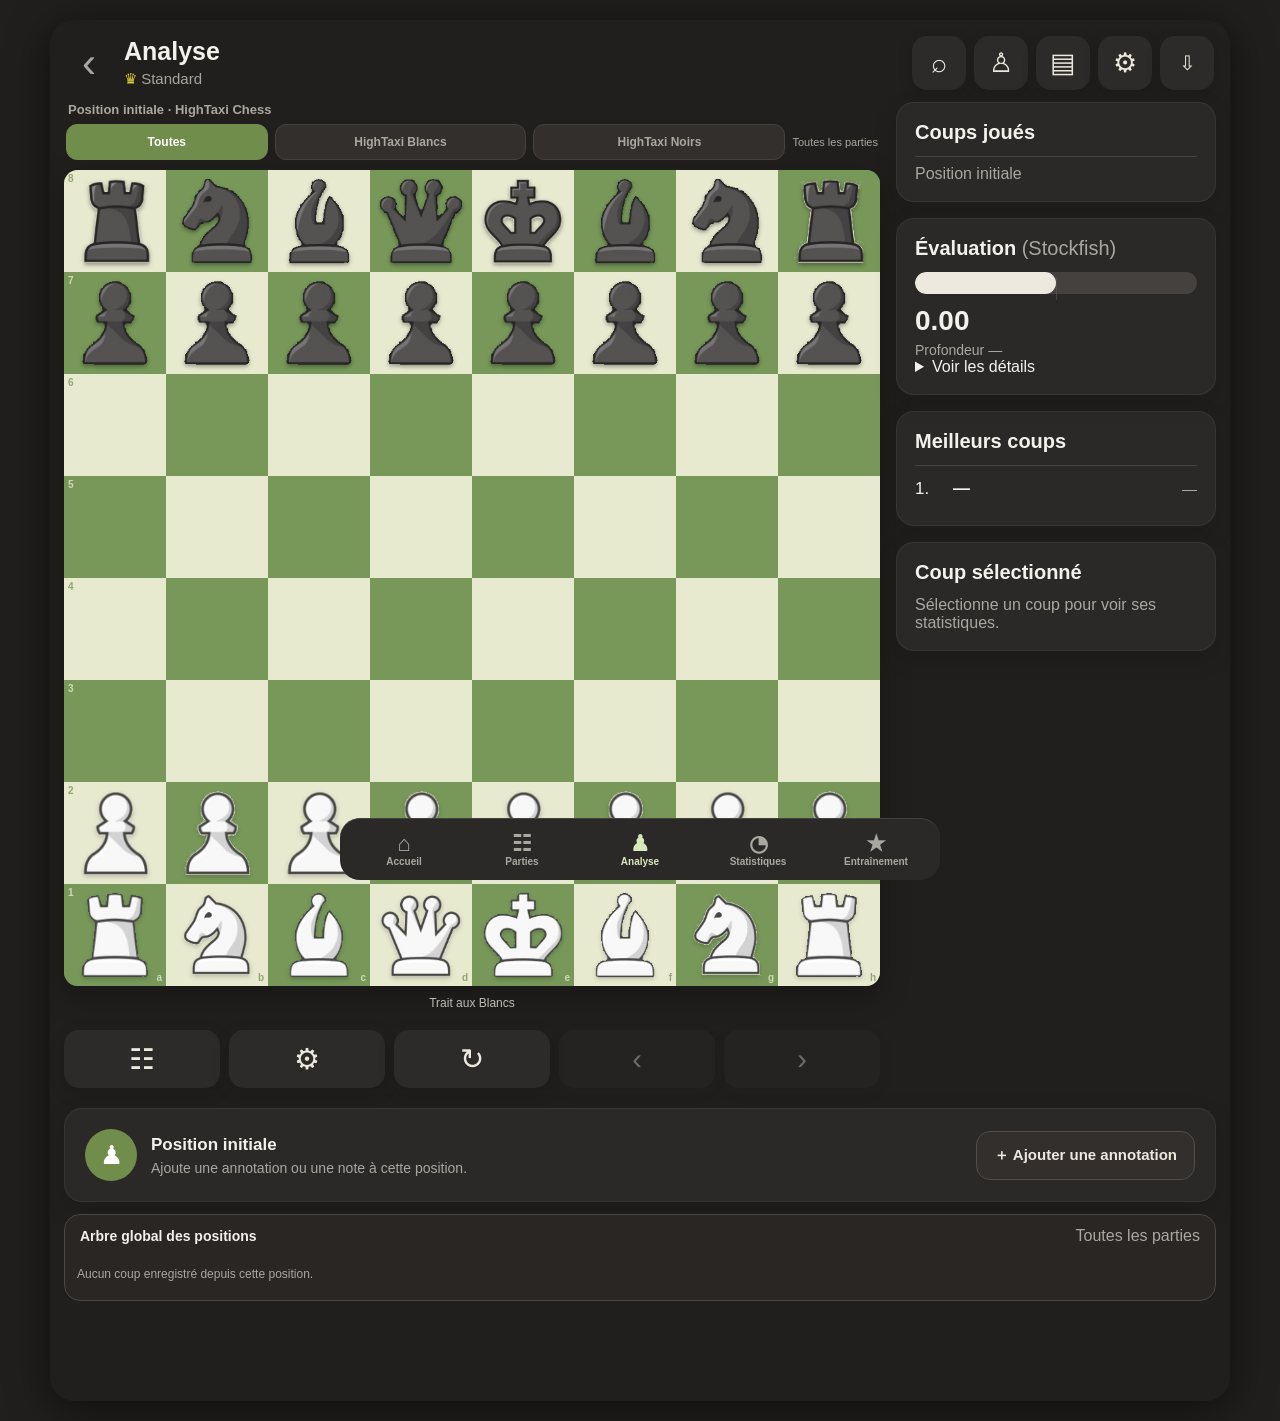
<file: index.html>
<!doctype html>
<html lang="fr">
<head>
<meta charset="utf-8"><meta name="viewport" content="width=device-width,initial-scale=1,viewport-fit=cover">
<meta name="theme-color" content="#211f1d"><meta name="description" content="HighTaxi Chess — parties, analyse et annotations personnelles">
<link rel="manifest" href="manifest.webmanifest"><link rel="apple-touch-icon" href="apple-touch-icon.png">
<link rel="stylesheet" href="styles.css"><title>HighTaxi Chess</title>
</head>
<body>
<div class="app">
<header><img class="logo" width="42" height="42" src="logo.jpg" alt="HighTaxi Chess"><div class="brand">HighTaxi Chess</div><div class="spacer"></div><button class="iconbtn" id="settingsBtn" aria-label="Réglages">⚙︎</button></header>
<main>
<section id="home" class="screen active"><div class="title">Accueil</div><div class="card"><div class="muted">Parties importées</div><div id="homeGames" style="font-size:32px;font-weight:800;margin-top:5px">0</div></div><div class="card"><b>Dernière partie</b><div id="homeLast" class="muted" style="margin-top:8px">Aucune partie</div></div><div class="card"><b>À revoir</b><div id="homeReview" class="muted" style="margin-top:8px">Aucune position annotée</div></div></section>
<section id="games" class="screen"><div class="title">Parties</div><div class="gameFilters"><input id="gameSearch" class="input" placeholder="Rechercher adversaire, ouverture, date…" autocomplete="off"><select id="gameResultFilter" class="input"><option value="all">Tous les résultats</option><option value="win">Victoires</option><option value="draw">Nulles</option><option value="loss">Défaites</option><option value="unknown">Inconnus / en cours</option></select><select id="gameColorFilter" class="input"><option value="all">Toutes les couleurs</option><option value="w">Blancs</option><option value="b">Noirs</option></select><select id="gameSourceFilter" class="input"><option value="all">Toutes les sources</option><option value="chess.com">Chess.com</option><option value="pgn">PGN</option><option value="club">Club</option></select></div><div class="controls"><button class="btn" id="importBtn">Importer PGN</button><button class="btn secondary" id="syncBtn">Synchroniser Chess.com</button></div><div id="syncStatus" class="muted" aria-live="polite">Aucune synchronisation effectuée</div><div id="syncProgressWrap" class="syncProgress" style="display:none" aria-live="polite"><progress id="syncProgress" value="0" max="1"></progress><div id="syncProgressText" class="muted">Synchronisation…</div></div><div class="controls"><button class="btn secondary" id="backupBtn">Sauvegarder la base</button><button class="btn secondary" id="restoreBtn">Restaurer</button></div><input id="backupFile" type="file" accept="application/json,.json" hidden><input id="pgnFile" type="file" accept=".pgn,text/plain" hidden>
<div class="card form">
<b>Ajouter une partie de club</b>
<input class="input" id="manualWhite" placeholder="Blancs">
<input class="input" id="manualBlack" placeholder="Noirs">
<select class="input" id="manualResult"><option value="1-0">1–0</option><option value="0-1">0–1</option><option value="1/2-1/2">½–½</option><option value="*">En cours</option></select>
<button class="btn secondary" id="clubStart">Ouvrir l’échiquier de saisie</button>
<div id="clubComposer" class="clubComposer" style="display:none">
  <div id="clubBoard" class="clubBoard" aria-label="Échiquier de saisie de partie de club"></div>
  <div class="clubMeta"><span id="clubStatus" class="muted">Position initiale · Blancs au trait</span><button class="btn secondary" id="clubUndo">Annuler le dernier coup</button></div>
  <div id="clubMoves" class="moves clubMoves"></div>
  <div class="clubPreview" id="clubPgnPreview"></div>
  <div class="controls"><button class="btn" id="manualAdd">Ajouter la partie</button><button class="btn secondary" id="clubCancel">Annuler</button></div>
</div>
</div>
<div id="gameList" class="list"></div>
<section class="card pgnCollections" id="pgnCollections">
<div class="pgnTabs" role="tablist"><button class="pgnTab active" type="button" data-pgn-color="w">HighTaxi blanc</button><button class="pgnTab" type="button" data-pgn-color="b">HighTaxi noir</button></div>
<div class="pgnPanel"><div class="pgnPanelHead"><b id="pgnPanelTitle">HighTaxi avec les Blancs</b><button class="btn secondary" id="copyOriginalPgn" type="button">Copier PGN Chess.com</button></div>
<textarea id="originalPgnCollection" class="pgnOutput" readonly spellcheck="false"></textarea>
<div class="pgnPanelHead"><b>PGN recréé avec les annotations HighTaxi</b><button class="btn secondary" id="copyRecreatedPgn" type="button">Copier PGN recréé</button></div>
<textarea id="recreatedPgnCollection" class="pgnOutput" readonly spellcheck="false"></textarea></div></section>
</section>
<section id="boardScreen" class="screen">
  <div class="analysisHeader">
    <button class="analysisBack" id="analysisBackBtn" aria-label="Retour">‹</button>
    <div class="analysisHeading"><div class="analysisTitle">Analyse</div><div class="analysisMode">♛ <span>Standard</span></div></div>
    <div class="analysisActions">
      <button class="analysisIcon" id="analysisSearchBtn" aria-label="Rechercher">⌕</button>
      <button class="analysisIcon" id="analysisEngineBtn" aria-label="Stockfish">♙</button>
      <button class="analysisIcon" id="analysisBookBtn" aria-label="Arbre des positions">▤</button>
      <button class="analysisIcon" id="analysisSettingsBtn" aria-label="Réglages">⚙︎</button><button class="analysisIcon" id="analysisExportBtn" aria-label="Exporter le PGN">⇩</button>
    </div>
  </div>
  <div class="analysisLayout">
    <div class="analysisBoardColumn">
      <div id="boardPlayers" class="boardPlayers">Position initiale · HighTaxi Chess</div><div id="analysisScopeBar" class="analysisScopeBar" role="tablist" aria-label="Parties à afficher dans l’analyse">
<button class="analysisScopeTopTab" type="button" data-side="all">Toutes</button>
<button class="analysisScopeTopTab" type="button" data-side="w">HighTaxi Blancs</button>
<button class="analysisScopeTopTab" type="button" data-side="b">HighTaxi Noirs</button>
<span id="analysisScopeHint" class="analysisScopeHint">Toutes les parties</span>
</div>
      <div class="boardWrap"><div id="board" class="board" aria-label="Échiquier"></div></div>
      <div id="position" class="position">Position de départ · Blancs</div>
      <div class="analysisControls">
        <button class="analysisControl" id="analysisTreeBtn" aria-label="Afficher l’arbre">☷</button>
        <button class="analysisControl" id="analysisControlSettings" aria-label="Options d’analyse">⚙︎</button>
        <button class="analysisControl" id="rotateBoardBtn" aria-label="Tourner l’échiquier">↻</button>
        <button class="analysisControl" id="prevBtn" aria-label="Coup précédent">‹</button>
        <button class="analysisControl" id="nextBtn" aria-label="Coup suivant">›</button>
      </div>
      <div id="moves" class="moves legacyMoves" aria-hidden="true"></div>
    </div>
    <aside class="analysisSide">
      <section class="analysisCard movesCard">
        <div class="analysisCardTitle">Coups joués</div>
        <div id="analysisMoves" class="analysisMoves"></div>
      </section>
      <section class="analysisCard evalCard" id="analysisEval">
        <div class="analysisCardTitle">Évaluation <span>(Stockfish)</span></div>
        <div class="evalProgress"><div id="evalProgressFill"></div></div>
        <div class="evalValueLarge" id="evalValue">0.00</div>
        <div class="evalDepth" id="evalDepth">Profondeur —</div>
        <button class="engineRetry analysisRetry" id="engineRetry" hidden>Réessayer</button><details class="engineDiagnostics"><summary>Voir les détails</summary><div id="engineDiagnosticsText" class="muted">Aucun diagnostic.</div></details>
        <div class="evalRailLegacy" aria-hidden="true"><div class="evalEngine">STOCKFISH</div><div class="evalBar" id="evalBar"><div class="evalBlack"></div><div class="evalFill" id="evalFill"></div><div class="evalWhite"></div><span class="evalCenter"></span></div></div>
      </section>
      <section class="analysisCard bestCard" id="analysisBest">
        <div class="analysisCardTitle">Meilleurs coups</div>
        <div id="bestMovesList" class="bestMovesList"><div class="bestMoveRow"><span>1.</span><b id="bestMovePrimary">—</b><span id="bestMoveEval">—</span></div></div>
      </section>
      <section class="analysisCard insightsCard" id="analysisInsights"><div class="analysisCardTitle">Coup sélectionné</div><div id="moveInsights"><div class="muted">Sélectionne un coup pour voir ses statistiques.</div></div></section>
    </aside>
  </div>
  <section id="annotationPanel" class="analysisAnnotationCard">
    <div class="annotationCopy"><div class="annotationIcon">♟</div><div><b id="annotationHeadline">Aucune annotation</b><div id="annotationSummary" class="muted">Ajoute une annotation ou une note à cette position.</div></div></div>
    <div class="annotationAction"><button class="annotationAdd" id="saveNote">＋ Ajouter une annotation</button></div>
    <div class="annotationEditor"><div class="annotation-row" id="annotationRow"></div><textarea id="note" class="note" placeholder="Note personnelle…"></textarea></div>
  </section>
  <section class="globalTreePanel analysisTreePanel"><div class="analysis-head"><b>Arbre global des positions</b><span class="muted" id="globalTreeHint">Toutes les parties</span></div><div id="globalTree" class="globalTree"><div class="muted">L’arbre sera construit à partir de ta base.</div></div></section>
</section>
<section id="stats" class="screen"><div class="title">Statistiques</div><div class="stats"><div class="stat">Parties<b id="sGames">0</b></div><div class="stat">Victoires<b id="sWins">0</b></div><div class="stat">Nulles<b id="sDraws">0</b></div><div class="stat">Défaites<b id="sLoss">0</b></div></div><div class="card"><b>Répartition</b><div id="sColors" class="muted" style="margin-top:8px">Blancs — · Noirs —</div></div><div class="card"><b>Ouvertures les plus présentes</b><div id="sOpenings" class="statsList" style="margin-top:8px"><span class="muted">Aucune donnée</span></div></div></section>
<section id="training" class="screen"><div class="title">Entraînement</div><div class="card"><b>Positions à revoir</b><p id="trainingText" class="muted">Tes positions annotées apparaîtront ici.</p></div><div id="trainingList" class="trainingList"></div></section>
</main>
<nav class="tabs" role="tablist">
<button class="tab active" data-screen="home"><span>⌂</span>Accueil</button>
<button class="tab" data-screen="games"><span>☷</span>Parties</button>
<button class="tab" data-screen="boardScreen"><span>♟</span>Analyse</button>
<button class="tab" data-screen="stats"><span>◔</span>Statistiques</button>
<button class="tab" data-screen="training"><span>★</span>Entraînement</button>
</nav>
<div id="settingsPanel" class="settingsOverlay" aria-hidden="true"><section class="settingsModal" role="dialog" aria-modal="true" aria-labelledby="settingsTitle"><div class="settingsHead"><b id="settingsTitle">Réglages HighTaxi Chess</b><button id="settingsClose" class="iconbtn" aria-label="Fermer">×</button></div><div class="settingsGrid"><div><label class="muted" for="settingsAccount">Compte Chess.com</label><input id="settingsAccount" class="input" value="HighTaxi" autocomplete="off" spellcheck="false"></div><div><span class="muted">Version</span><b id="settingsVersion">0.9.24</b></div><div><span class="muted">Stockage</span><b id="settingsStorage">—</b></div></div><div class="settingsOptions"><label><input type="checkbox" id="setting_autoEngine"> Analyse Stockfish automatique</label><label><input type="checkbox" id="setting_showArrows"> Afficher les flèches de l’arbre global</label><label><input type="checkbox" id="setting_compactMoves"> Mode compact pour les coups</label></div><div class="settingsButtons"><button class="btn secondary" id="settingsRebuild">Reconstruire l’arbre global</button><button class="btn secondary" id="settingsEngineReset">Réinitialiser Stockfish</button><button class="btn secondary" id="settingsClearCaches">Vider les caches locaux</button></div><div class="annotationLegend"><b>Annotations de qualité</b><div class="legendGrid"><span>!! Excellent / décisif</span><span>! Bon coup</span><span>★ Coup brillant</span><span>👍 Bon coup</span><span>✓ Coup correct</span><span>📖 Coup théorique</span><span>?! Coup douteux</span><span>? Erreur</span><span>❌ Mauvais coup</span><span>?? Grosse erreur</span></div></div></section></div><div id="toast" class="toast" role="status"></div>
</div>
<script type="module" src="app.js"></script>
</body></html>
</file>
<file: styles.css>
:root{--bg:#211f1d;--panel:#2b2927;--panel2:#322f2c;--text:#f3f1ec;--muted:#aaa7a0;--olive:#708d4c;--olive2:#9caf72;--light:#e8ead0;--dark:#78985a;--line:#45413d;--danger:#b86b62}
*{box-sizing:border-box;-webkit-tap-highlight-color:transparent}html,body{margin:0;background:var(--bg);color:var(--text);font-family:-apple-system,BlinkMacSystemFont,"SF Pro Display","Segoe UI",sans-serif}body{min-height:100dvh}button,input,textarea,select{font:inherit}button{color:inherit}
.app{max-width:600px;margin:auto;min-height:100dvh;display:flex;flex-direction:column}header{height:82px;padding:17px 17px 9px;display:flex;align-items:center;gap:12px;flex:0 0 82px}.logo{width:42px;height:42px;border-radius:12px;object-fit:cover}.brand{font-size:25px;font-weight:800}.spacer{flex:1}.iconbtn{border:0;background:none;color:#aaa;font-size:28px;padding:7px}
main{flex:1;padding-bottom:90px}.screen{display:none}.screen.active{display:block}.title{font-size:23px;font-weight:800;margin:18px 16px 10px}.muted{color:var(--muted)}
.boardPlayers{padding:8px 14px 10px;text-align:center;font-weight:750;color:#ddd8cf;white-space:nowrap;overflow:hidden;text-overflow:ellipsis}.boardWrap{width:100%;height:auto;aspect-ratio:1/1;flex:0 0 auto;margin:0 auto;overflow:hidden;border-radius:0;box-shadow:0 10px 28px rgba(0,0,0,.18)}.board{position:relative;width:100%;height:100%;display:grid;grid-template-columns:repeat(8,minmax(0,1fr));grid-template-rows:repeat(8,minmax(0,1fr));touch-action:manipulation}.square{position:relative;min-width:0;min-height:0;display:flex;align-items:center;justify-content:center;overflow:hidden}.light{background:var(--light)}.dark{background:var(--dark)}.square.selected{box-shadow:inset 0 0 0 4px #d8e7a2}.square.last{background:#a6b77b}.square.legal:after{content:"";position:absolute;width:22%;height:22%;border-radius:50%;background:#526a3a88}.square.capture:after{content:"";position:absolute;inset:7%;border:4px solid #526a3a88;border-radius:50%}.pieceSvg{width:88%;height:88%;z-index:2;display:block;object-fit:contain;user-select:none;pointer-events:none;overflow:visible;filter:drop-shadow(0 2px 2px rgba(0,0,0,.18))}.whitePiece{filter:drop-shadow(0 2px 2px rgba(0,0,0,.18))}.blackPiece{filter:drop-shadow(0 2px 2px rgba(0,0,0,.36))}.squareAnnotation{position:absolute;right:4px;top:4px;z-index:5;width:28px;height:28px;padding:0;display:flex;align-items:center;justify-content:center;border-radius:50%;color:#fff;border:1px solid rgba(255,255,255,.48);box-shadow:0 2px 7px rgba(0,0,0,.3);font-size:15px;font-weight:900;line-height:1}.squareAnnotation.good{background:#8fbf69}.squareAnnotation.neutral{background:#d8b893}.squareAnnotation.bad{background:#ee726a}.squareAnnotation[data-annotation="!!"]{background:#61c6b2}.squareAnnotation[data-annotation="!"]{background:#8eadd6}.squareAnnotation[data-annotation="★"]{background:#8db95e}.squareAnnotation[data-annotation="👍"]{background:#8fbd67}.squareAnnotation[data-annotation="✓"]{background:#a7bd91}.squareAnnotation[data-annotation="📖"]{background:#d8b58f}.squareAnnotation[data-annotation="?!"]{background:#efca51}.squareAnnotation[data-annotation="?"]{background:#f1a15e}.squareAnnotation[data-annotation="❌"]{background:#ed7772}.squareAnnotation[data-annotation="??"]{background:#e65045}.squareNote{position:absolute;right:4px;top:31px;z-index:5;width:19px;height:19px;border-radius:6px;background:#d9c7a4;color:#302b26;display:flex;align-items:center;justify-content:center;font-size:11px;font-weight:900}.coord{position:absolute;font-size:10px;font-weight:800;opacity:.72;z-index:3}.file{right:4px;bottom:3px}.rank{left:4px;top:3px}.dark .coord{color:#eef2d3}.light .coord{color:#708d4c}
.position{height:46px;display:flex;align-items:center;justify-content:center;color:#c0bdb7;font-size:15px}.moves{min-height:48px;max-height:100px;overflow:auto;padding:5px 13px 9px;display:flex;gap:6px;flex-wrap:wrap;align-content:flex-start}.move{border:1px solid #49453f;background:#34312e;border-radius:8px;padding:5px 8px;font-size:13px}.move.current{background:var(--olive);color:#fff}
.controls{display:flex;gap:9px;padding:4px 14px 12px}.btn{flex:1;border:0;border-radius:14px;background:var(--olive);padding:13px 10px;font-weight:750}.btn.secondary{background:#47433f}.btn:disabled{opacity:.6}.btn.danger{background:var(--danger)}
.card{margin:12px 16px;padding:17px;border-radius:18px;background:var(--panel2);border:1px solid #3b3835}.form{display:grid;gap:11px}.input{width:100%;border:1px solid #504c47;background:#211f1d;color:#fff;border-radius:12px;padding:13px}.textarea{min-height:140px}.stats{display:grid;grid-template-columns:repeat(2,1fr);gap:10px;padding:0 16px}.stat{background:var(--panel2);border-radius:16px;padding:15px}.stat b{display:block;font-size:28px;margin-top:4px}
.list{display:grid;gap:9px;padding:0 16px}.game{position:relative;background:var(--panel2);border:1px solid #3b3835;border-radius:16px;padding:14px;text-align:left;width:100%}.gameOpen{border:0;background:none;width:calc(100% - 32px);padding:0;text-align:left}.deleteGame{position:absolute;right:8px;top:8px;border:0;background:#423f3b;border-radius:10px;width:30px;height:30px;font-size:20px}.game b{font-size:16px}.loadMoreGames{width:calc(100% - 32px);margin:4px 16px 16px;padding:12px 14px;border:1px solid #4b4844;border-radius:12px;background:var(--panel2);color:var(--text);font-weight:700}.game .meta{font-size:13px;color:var(--muted);margin-top:5px}.badge{display:inline-block;margin-top:7px;background:#4c6040;color:#dce8c7;padding:4px 7px;border-radius:7px;font-size:11px;font-weight:750}
.annotation-row{display:flex;gap:7px;flex-wrap:wrap;padding:6px 14px}.anno{border:1px solid #4b4843;background:#302e2b;border-radius:11px;padding:8px 10px;font-size:18px}.anno.active{background:var(--olive)}.note{width:100%;background:#211f1d;color:#fff;border:1px solid #504c47;border-radius:10px;padding:10px}
.analysis-head{display:flex;justify-content:space-between;align-items:center;padding:10px 15px}.tree{padding:0 14px 10px;max-height:180px;overflow:auto}.tree button{border:0;background:none;padding:5px 7px;border-radius:7px}.tree button.current{background:var(--olive)}
.tabs{position:fixed;z-index:30;left:0;right:0;bottom:0;background:#2b2927;border-top:1px solid var(--line);display:grid;grid-template-columns:repeat(5,1fr);padding:7px 5px calc(8px + env(safe-area-inset-bottom));max-width:600px;margin:auto}.tab{border:0;background:none;color:#aaa7a0;font-size:10px;font-weight:750;padding:5px 2px}.tab span{display:block;font-size:22px;line-height:25px}.tab.active{color:#d9e8bb}
.toast{position:fixed;left:16px;right:16px;bottom:92px;background:#141313f2;border:1px solid #555;padding:13px 15px;border-radius:14px;z-index:50;text-align:center;display:none}.empty{padding:30px 18px;text-align:center;color:var(--muted)}
@media(min-width:601px){body{padding:20px}.tabs{bottom:20px;border-radius:20px}.app{border-radius:24px;overflow:hidden;box-shadow:0 8px 40px #0008}}

.syncProgress{margin:10px 0 14px;padding:10px 12px;border:1px solid rgba(255,255,255,.08);border-radius:12px;background:rgba(255,255,255,.03)}
.syncProgress progress{width:100%;height:8px;display:block;margin-bottom:7px}

.globalTreePanel{margin:4px 14px 12px;border:1px solid #4a4640;border-radius:16px;background:#292623;overflow:hidden}.globalTree{padding:10px;max-height:310px;overflow:auto}.treeTitle{font-size:12px;color:#aaa7a0;margin:0 2px 9px}.treeBranches{display:grid;gap:7px}.treeBranch{display:flex;align-items:center;justify-content:space-between;gap:12px;width:100%;border:1px solid #45413c;background:#34302c;border-radius:11px;padding:10px 11px;text-align:left}.treeBranch:active{transform:scale(.99)}.treeMove{font-size:15px;font-weight:800;color:#efe9dc}.treeCount{font-size:12px;font-weight:750;color:#b9c99b;white-space:nowrap}.globalTree .muted{font-size:12px;padding:4px}.treeProgress{padding:5px 3px 4px}.treeProgress b{display:block;font-size:13px;margin-bottom:9px}.treeProgressBar{height:7px;border-radius:99px;background:#1d1b1a;overflow:hidden;margin-bottom:7px}.treeProgressBar span{display:block;height:100%;border-radius:99px;background:#9caf72;transition:width .12s linear}.analysis-head{min-height:42px}.analysis-head b{font-size:14px}

/* v0.8.5 board polish */
.boardWrap{background:#708d4c}
.square{aspect-ratio:1/1;overflow:visible}
.squareAnnotation,.squareNote{pointer-events:none}
@media(max-width:600px){.boardWrap{max-width:100vw}.pieceSvg{width:84%;height:84%}.squareAnnotation{min-width:23px;height:23px;font-size:14px}.squareNote{width:18px;height:18px;font-size:10px}}

/* v0.8.8 analysis layout: board + evaluation rail fit together on iPhone */
.analysisCore{display:flex;align-items:stretch;justify-content:center;gap:7px;padding:0 10px}.analysisCore .boardWrap{width:min(calc(100vw - 66px),360px);height:auto;aspect-ratio:1/1;flex:0 1 auto;margin:0}.evalRail{width:27px;flex:0 0 27px;display:flex;flex-direction:column;align-items:center;justify-content:center;gap:5px}.evalEngine{font-size:7px;letter-spacing:.7px;font-weight:900;color:#aaa49b;writing-mode:vertical-rl;transform:rotate(180deg);height:45px}.evalBar{position:relative;width:18px;height:100%;min-height:230px;max-height:360px;border-radius:7px;overflow:hidden;background:#242321;border:1px solid #514d47;box-shadow:inset 0 0 5px #0007}.evalFill{position:absolute;left:0;right:0;bottom:0;height:50%;background:#eee5cf;transition:height .18s ease}.evalBlack{position:absolute;inset:0;background:#292a2d}.evalWhite{display:none}.evalCenter{position:absolute;left:-1px;right:-1px;top:50%;height:1px;background:#8f8b84;opacity:.7}.evalValue{font-size:9px;font-weight:900;color:#e9e4d9;min-height:12px}.position{height:34px;font-size:12px}.moves{min-height:42px;max-height:62px;padding:4px 10px 7px;gap:5px}.move{padding:4px 7px;font-size:12px}.analysisControls{padding:3px 10px 8px;gap:6px}.analysisControls .btn{padding:9px 7px;border-radius:11px;font-size:12px}

/* Win / draw / loss distribution for each opening-tree move */
.treeBranch{display:flex;align-items:center;gap:10px}.treeMoveBlock{min-width:66px;display:flex;flex-direction:column;gap:2px}.treeGaugeWrap{flex:1;min-width:112px}.treeGauge{height:9px;display:flex;overflow:hidden;border-radius:99px;background:#242220;border:1px solid #514c45}.treeGauge span{display:block;height:100%;min-width:0}.gWhite{background:#eee3c7}.gDraw{background:#9eaa91}.gBlack{background:#45464a}.treeGaugeLabels{display:flex;justify-content:space-between;margin-top:3px;font-size:8px;color:#a9a59e;line-height:1}.treeCount{font-size:10px}

@media(max-width:600px){
  #boardScreen.active{padding-top:0}
  #boardScreen .boardPlayers{height:31px;padding:6px 10px 3px;font-size:12px}
  .analysisCore{padding:0 8px;gap:6px}
  .analysisCore .boardWrap{width:calc(100vw - 60px);max-width:340px}
  .evalRail{width:25px;flex-basis:25px}.evalBar{width:17px;min-height:210px;max-height:340px}.evalEngine{font-size:6px}.evalValue{font-size:8px}
  .globalTreePanel{margin-top:6px}
  .treeBranch{padding:8px 8px;gap:8px}.treeMoveBlock{min-width:58px}.treeGaugeWrap{min-width:100px}
}
@media(max-height:720px) and (max-width:600px){
  header{height:64px;flex-basis:64px;padding:8px 14px 6px}.logo{width:36px;height:36px}.brand{font-size:21px}.iconbtn{font-size:24px}
  .analysisCore .boardWrap{width:calc(100vw - 58px);max-width:310px}.evalBar{min-height:190px;max-height:290px}
  .position{height:28px}.moves{min-height:36px;max-height:48px}.analysisControls{padding-bottom:5px}.analysisControls .btn{padding:8px 6px}
}
.clubComposer{margin-top:8px;padding-top:10px;border-top:1px solid #3b3835}.clubBoard{width:min(100%,360px);aspect-ratio:1;margin:0 auto;display:grid;grid-template-columns:repeat(8,1fr);grid-template-rows:repeat(8,1fr);border-radius:12px;overflow:hidden}.clubBoard .square{aspect-ratio:1}.clubBoard .pieceSvg{width:84%;height:84%}.clubMeta{display:flex;gap:7px;align-items:center;margin-top:8px}.clubMeta .btn{flex:0 0 auto;padding:9px 10px;font-size:12px}.clubMoves{max-height:100px;margin-top:5px}.clubPreview{font-size:11px;color:#aaa7a0;background:#211f1d;border:1px solid #45413c;border-radius:10px;padding:8px;max-height:70px;overflow:auto;white-space:pre-wrap}.variationMark{color:#8fa36d;font-size:11px;align-self:center}
.gameFilters{display:grid;grid-template-columns:1fr 1fr;gap:8px;padding:0 16px 8px}.gameFilters .input{min-width:0}.statsList{display:grid;gap:7px}.statLine{display:flex;justify-content:space-between;gap:10px;padding:8px 10px;border-radius:10px;background:#211f1d}.trainingList{display:grid;gap:8px;padding:0 16px 16px}.trainingItem{display:flex;flex-direction:column;align-items:flex-start;gap:5px;text-align:left;border:1px solid #3b3835;background:#292623;color:#eee9df;border-radius:14px;padding:12px}.trainingItem span{font-size:12px;color:#aaa7a0;white-space:nowrap;overflow:hidden;text-overflow:ellipsis;max-width:100%}@media(max-width:600px){.gameFilters{grid-template-columns:1fr 1fr}.gameFilters .input:first-child{grid-column:1/-1}}

/* v0.9.3 global move arrows */
.board{position:relative}
.moveArrows{position:absolute;inset:0;width:100%;height:100%;z-index:8;pointer-events:none;overflow:visible}
.moveArrow{color:rgba(39,55,29,.78);opacity:.82}
.moveArrow.mine{color:rgba(91,119,55,.9)}
.moveArrow.hasBad{color:rgba(151,74,66,.88)}
.moveArrow.hasGood{color:rgba(92,128,60,.92)}
.moveArrow line{fill:none}
.moveArrow text{font-size:3.1px;font-weight:900;fill:#fff;paint-order:stroke;stroke:#211f1d;stroke-width:.9px;stroke-linejoin:round}
.treeAnnotations{min-width:54px;text-align:right;font-size:11px;font-weight:800;color:#d7d1c5;white-space:nowrap}
.treeMine{font-size:9px;color:#b9c99b}


/* v0.9.7 analysis screen redesign — reference-inspired layout */
body.analysisActive .app>header{display:none}
body.analysisActive main{padding-bottom:88px}
.analysisHeader{height:82px;padding:12px 16px 8px;display:flex;align-items:center;gap:12px}
.analysisBack{width:46px;height:46px;border:0;border-radius:15px;background:transparent;font-size:42px;line-height:1;color:#aaa7a0;display:grid;place-items:center;padding:0}
.analysisHeading{min-width:0}.analysisTitle{font-size:25px;font-weight:850;line-height:1.05}.analysisMode{margin-top:5px;color:#a9a59e;font-size:15px}.analysisMode:first-letter{color:#e2cf39}.analysisActions{margin-left:auto;display:flex;gap:8px}.analysisIcon{width:54px;height:54px;border:0;border-radius:15px;background:#2d2b29;color:#eee9df;font-size:27px;display:grid;place-items:center;box-shadow:0 4px 16px rgba(0,0,0,.14)}
.analysisLayout{display:grid;grid-template-columns:minmax(0,1fr) 290px;gap:16px;padding:0 14px}.analysisBoardColumn{min-width:0}.analysisBoardColumn .boardPlayers{padding:0 4px 7px;text-align:left;font-size:13px;color:#aaa7a0}.analysisBoardColumn .boardWrap{width:100%;max-width:none;border-radius:14px;box-shadow:0 10px 30px rgba(0,0,0,.26);overflow:hidden}.analysisSide{display:grid;align-content:start;gap:16px}.analysisCard{background:#2b2927;border:1px solid rgba(255,255,255,.06);border-radius:18px;padding:18px;box-shadow:0 8px 24px rgba(0,0,0,.14);overflow:hidden}.analysisCardTitle{font-size:20px;font-weight:800;margin-bottom:12px}.analysisCardTitle span{font-weight:500;color:#aaa7a0}.analysisMoves{max-height:150px;overflow:auto;border-top:1px solid #46423e;padding-top:8px}.analysisMoves .move{border:0;background:transparent;border-radius:8px;padding:7px 8px;font-size:16px;min-width:45%;text-align:left}.analysisMoves .move.current{background:#708d4c;color:#fff}.evalCard{position:relative}.evalProgress{height:22px;border-radius:99px;background:#44413e;overflow:hidden;margin:4px 0 12px}.evalProgress:after{content:"";position:absolute;left:50%;top:59px;width:1px;height:22px;background:#716d67;opacity:.35}.evalProgress #evalProgressFill{height:100%;width:50%;background:#eee9df;border-radius:99px;transition:width .18s ease}.evalValueLarge{font-size:28px;font-weight:850;line-height:1.1}.evalDepth{color:#aaa7a0;font-size:14px;margin-top:5px}.evalRailLegacy{display:none}.analysisRetry{margin-top:10px;border:0;border-radius:10px;background:#47433f;padding:8px 12px}.bestMovesList{border-top:1px solid #46423e;padding-top:5px}.bestMoveRow{display:grid;grid-template-columns:30px 1fr auto;align-items:center;gap:8px;padding:8px 0;font-size:17px}.bestMoveRow span:last-child{color:#aaa7a0;font-size:15px}.analysisControls{display:grid;grid-template-columns:repeat(5,1fr);gap:9px;padding:10px 0 8px}.analysisControl{height:58px;border:0;border-radius:15px;background:#2d2b29;color:#eee9df;font-size:29px;font-weight:500;box-shadow:0 5px 18px rgba(0,0,0,.14)}.analysisControl:disabled{opacity:.38}.legacyMoves{display:none}.analysisAnnotationCard{margin:12px 14px;padding:20px;border-radius:18px;background:#2b2927;border:1px solid rgba(255,255,255,.06);box-shadow:0 8px 24px rgba(0,0,0,.14);display:grid;grid-template-columns:1fr auto;gap:16px;align-items:center}.annotationCopy{display:flex;align-items:center;gap:14px;min-width:0}.annotationIcon{width:52px;height:52px;border-radius:50%;background:#708d4c;color:#fff;font-size:26px;display:grid;place-items:center;flex:0 0 52px}.annotationCopy b{font-size:17px}.annotationCopy .muted{font-size:14px;margin-top:5px}.annotationAction{display:flex;justify-content:flex-end}.annotationAdd{border:1px solid #514d48;background:#322f2c;color:#eee9df;border-radius:14px;padding:14px 17px;font-weight:700;font-size:15px}.annotationEditor{display:none;grid-column:1/-1}.analysisAnnotationCard.editorOpen .annotationEditor{display:block}.analysisAnnotationCard.editorOpen .annotationAdd{background:#708d4c}.analysisTreePanel{display:none}.analysisTreePanel.is-open{display:block;margin:12px 14px}.analysisTreePanel .globalTree{max-height:300px}.analysisTreePanel .analysis-head{padding:12px 15px}
@media(max-width:799px){
  .analysisHeader{height:70px;padding:8px 10px}.analysisBack{width:40px;height:40px;font-size:36px}.analysisTitle{font-size:22px}.analysisMode{font-size:13px;margin-top:3px}.analysisActions{gap:5px}.analysisIcon{width:43px;height:43px;border-radius:13px;font-size:22px}
  .analysisLayout{display:block;padding:0 8px}.analysisBoardColumn .boardPlayers{font-size:12px;padding:0 3px 5px}.analysisBoardColumn .boardWrap{border-radius:11px}.analysisSide{display:grid;grid-template-columns:1fr 1fr;gap:8px;margin-top:8px}.analysisCard{border-radius:14px;padding:12px}.movesCard{grid-column:1/-1}.analysisCardTitle{font-size:16px;margin-bottom:8px}.analysisMoves{max-height:84px}.analysisMoves .move{font-size:13px;padding:5px 6px}.evalValueLarge{font-size:23px}.evalDepth{font-size:12px}.bestMoveRow{font-size:14px}.bestMoveRow span:last-child{font-size:12px}.analysisControls{padding:8px 0 3px;gap:5px}.analysisControl{height:50px;border-radius:12px;font-size:24px}.analysisAnnotationCard{margin:10px 8px;padding:15px;grid-template-columns:1fr;gap:12px}.annotationAction{justify-content:stretch}.annotationAdd{width:100%}.analysisTreePanel.is-open{margin:8px}.tabs{max-width:none}
}
@media(min-width:1200px){.app{max-width:1180px}.analysisLayout{grid-template-columns:minmax(0,1fr) 320px}}

.pgnCollections{margin:14px 16px}.pgnTabs{display:grid;grid-template-columns:1fr 1fr;gap:6px;margin-bottom:12px}.pgnTab{border:1px solid var(--line);background:var(--panel2);color:var(--muted);border-radius:10px;padding:10px 8px;font-weight:750}.pgnTab.active{background:var(--olive);color:#fff;border-color:var(--olive)}.pgnPanelHead{display:flex;align-items:center;justify-content:space-between;gap:8px;margin:10px 0 7px}.pgnPanelHead .btn{padding:7px 10px;font-size:12px}.pgnOutput{width:100%;min-height:150px;max-height:280px;resize:vertical;background:#1c1a18;color:#e8e4db;border:1px solid var(--line);border-radius:10px;padding:10px;font:12px/1.45 ui-monospace,SFMono-Regular,Menlo,monospace}

.move.variationMove{opacity:.9}.move.variationMove::first-letter{opacity:.8}
/* v0.9.13 GitHub Pages: fallback when a piece asset is missing or blocked */
.pieceFallback{font-family:"Arial Unicode MS","DejaVu Sans",sans-serif;font-size:clamp(30px,8vw,68px);line-height:1;display:flex;align-items:center;justify-content:center;width:88%;height:88%;z-index:2;user-select:none;pointer-events:none;filter:drop-shadow(0 2px 2px rgba(0,0,0,.2))}.pieceFallback.blackPiece{filter:drop-shadow(0 2px 2px rgba(0,0,0,.35))}
.pieceFallback.whitePiece{color:#f6f1e7;text-shadow:0 1px 0 #555,1px 0 1px #555,-1px 0 1px #555,0 2px 3px rgba(0,0,0,.28)}.pieceFallback.blackPiece{color:#262626;text-shadow:0 1px 0 #aaa,1px 0 1px #aaa,-1px 0 1px #aaa,0 2px 3px rgba(0,0,0,.4)}

/* v0.9.15: outcome gauge restored directly in Coups joués */
.move{display:flex;align-items:center;gap:8px;flex-wrap:wrap}.moveMain{flex:0 0 auto}.moveGaugeWrap{display:flex;flex:1 1 150px;min-width:120px;flex-direction:column;gap:2px}.moveGauge{display:flex;width:100%;height:6px;overflow:hidden;border-radius:99px;background:#242220;border:1px solid #514c45}.moveGauge i{display:block;height:100%;min-width:0}.moveGaugeLabels{display:flex;justify-content:space-between;font-size:7px;line-height:1;color:#a9a59e;white-space:nowrap}.move.current .moveGaugeLabels{color:#eee9df}@media(max-width:600px){.move{gap:6px}.moveGaugeWrap{flex-basis:100%;min-width:100%;margin-top:1px}.moveGaugeLabels{font-size:7px}}

/* v0.9.17 interface */
.anno{min-width:42px;min-height:42px;font-weight:800;cursor:pointer}.anno.good.active{background:#617f3f}.anno.bad.active{background:#8a4742}.anno.neutral.active{background:#80683d}.anno.good{border-color:#526846}.anno.bad{border-color:#73413e}.anno.neutral{border-color:#665a42}.moveInsights{display:grid;gap:9px}.insightMove{display:flex;justify-content:space-between;gap:8px;align-items:baseline}.insightAnnotations{border-top:1px solid #46423e;padding-top:8px}.insightAnnotations span{font-size:22px;margin-right:5px}.insightNote{padding:8px 10px;border-radius:9px;background:#211f1d;color:#d9d4cc;font-size:13px}.settingsOverlay{position:fixed;inset:0;background:rgba(0,0,0,.62);display:none;align-items:center;justify-content:center;padding:18px;z-index:1000}.settingsOverlay.open{display:flex}.settingsModal{width:min(620px,100%);max-height:min(88vh,760px);overflow:auto;background:#2b2927;border:1px solid #4a4640;border-radius:20px;padding:18px;box-shadow:0 20px 60px rgba(0,0,0,.4)}.settingsHead{display:flex;justify-content:space-between;align-items:center;font-size:19px;margin-bottom:18px}.settingsGrid{display:grid;grid-template-columns:repeat(3,1fr);gap:8px}.settingsGrid>div{display:flex;flex-direction:column;gap:4px;background:#34302c;border-radius:12px;padding:11px}.settingsOptions{display:grid;gap:10px;margin:15px 0}.settingsOptions label{display:flex;gap:10px;align-items:center;padding:11px;border-radius:11px;background:#34302c}.settingsButtons{display:grid;grid-template-columns:repeat(3,1fr);gap:8px}.annotationLegend{border-top:1px solid #46423e;margin-top:16px;padding-top:14px}.legendGrid{display:grid;grid-template-columns:repeat(2,1fr);gap:6px;margin-top:9px;color:#d6d0c8;font-size:13px}.compactMoves .analysisMoves .move{padding:4px 6px}.compactMoves .moveGaugeLabels{display:none}.analysisIcon#analysisExportBtn{font-size:20px}@media(max-width:600px){.settingsGrid{grid-template-columns:1fr 1fr}.settingsButtons{grid-template-columns:1fr}.legendGrid{grid-template-columns:1fr}.settingsModal{padding:15px}.analysisSide{grid-template-columns:1fr}.movesCard{grid-column:auto}}

/* v0.9.17: analysis arrows, scope tabs and source annotation palette */
.moveArrows{position:absolute;inset:0;width:100%;height:100%;z-index:20;pointer-events:none;overflow:visible}.moveArrow{opacity:.55;color:#7c7770}.moveArrow.mine{opacity:.94;color:#6f9b4f}.moveArrow.hasBad{color:#e06f67}.moveArrow.hasGood{color:#7cab55}.moveArrow line{fill:none;stroke:currentColor}.moveArrow text{font-size:3.1px;font-weight:900;fill:#fff;paint-order:stroke;stroke:#211f1d;stroke-width:.9px;stroke-linejoin:round}
.analysisTreePanel{display:block;margin:12px 14px}.analysisTreePanel .analysis-head{display:flex;align-items:center;justify-content:space-between;gap:8px}.analysisScopeTabs{display:grid;grid-template-columns:repeat(3,1fr);gap:6px;margin:0 0 10px}.analysisScopeTab{border:1px solid var(--line);background:var(--panel2);color:var(--muted);border-radius:10px;padding:9px 6px;font-size:12px;font-weight:800}.analysisScopeTab.active{background:var(--olive);color:#fff;border-color:var(--olive)}.analysisTreePanel .globalTree{max-height:420px}.treeBranch{position:relative}.treeBranch .treeMove{font-weight:900}.treeBranch:has(.treeMine){border-color:rgba(112,157,79,.5)}
.annotation-row{display:grid;grid-template-columns:repeat(5,minmax(52px,1fr));gap:8px;padding:8px 14px}.anno{width:52px;height:52px;padding:0;border-radius:50%;display:grid;place-items:center;border:1px solid rgba(255,255,255,.3);color:#fff;background:#3a3734;box-shadow:0 2px 7px rgba(0,0,0,.24);font-size:21px;font-weight:900}.anno.active{transform:scale(1.06);box-shadow:0 0 0 2px rgba(255,255,255,.28),0 3px 9px rgba(0,0,0,.3)}.anno.good{background:#8fbf69;border-color:#a8d08a}.anno.neutral{background:#d8b893;border-color:#edd0ad}.anno.bad{background:#ee726a;border-color:#f69b96}.anno[data-annotation="!!"]{background:#61c6b2}.anno[data-annotation="!"]{background:#8eadd6}.anno[data-annotation="★"]{background:#8db95e}.anno[data-annotation="👍"]{background:#8fbd67}.anno[data-annotation="✓"]{background:#a7bd91}.anno[data-annotation="📖"]{background:#d8b58f}.anno[data-annotation="?!"]{background:#efca51}.anno[data-annotation="?"]{background:#f1a15e}.anno[data-annotation="❌"]{background:#ed7772}.anno[data-annotation="??"]{background:#e65045}.anno{position:relative}.anno::after{content:attr(data-label);position:absolute;left:50%;top:calc(100% + 4px);transform:translateX(-50%);font-size:9px;line-height:1;color:var(--muted);white-space:nowrap;pointer-events:none}
@media(max-width:600px){.analysisTreePanel{margin:8px}.annotation-row{grid-template-columns:repeat(5,1fr);gap:6px;padding:7px 4px}.anno{width:48px;height:48px;font-size:19px}.squareAnnotation{width:25px;height:25px;font-size:13px}.analysisScopeTab{font-size:11px;padding:8px 4px}}

/* v0.9.18: visible analysis scope and repertoire arrows */
.analysisScopeBar{display:grid;grid-template-columns:1fr 1.25fr 1.25fr auto;gap:7px;align-items:center;margin:0 0 10px;padding:0 2px}.analysisScopeTopTab{border:1px solid var(--line);background:var(--panel2);color:var(--muted);border-radius:11px;padding:10px 8px;font-size:12px;font-weight:850;white-space:nowrap}.analysisScopeTopTab.active{background:var(--olive);border-color:var(--olive);color:#fff}.analysisScopeHint{font-size:11px;color:var(--muted);text-align:right;white-space:nowrap}.moveArrows{z-index:30}.moveArrow.mine{opacity:1;color:#9bc56e}.moveArrow.mine line{stroke-width:8}.moveArrow.opponent{opacity:.2}.moveArrow text{paint-order:stroke;stroke:#211f1d;stroke-width:1px}.analysisScopeTabs{display:none}@media(max-width:600px){.analysisScopeBar{grid-template-columns:repeat(3,1fr);margin:0 8px 8px}.analysisScopeTopTab{font-size:10px;padding:9px 4px}.analysisScopeHint{grid-column:1/-1;text-align:left;padding-left:2px}.analysisTreePanel .analysisScopeTabs{display:grid}}
</file>
